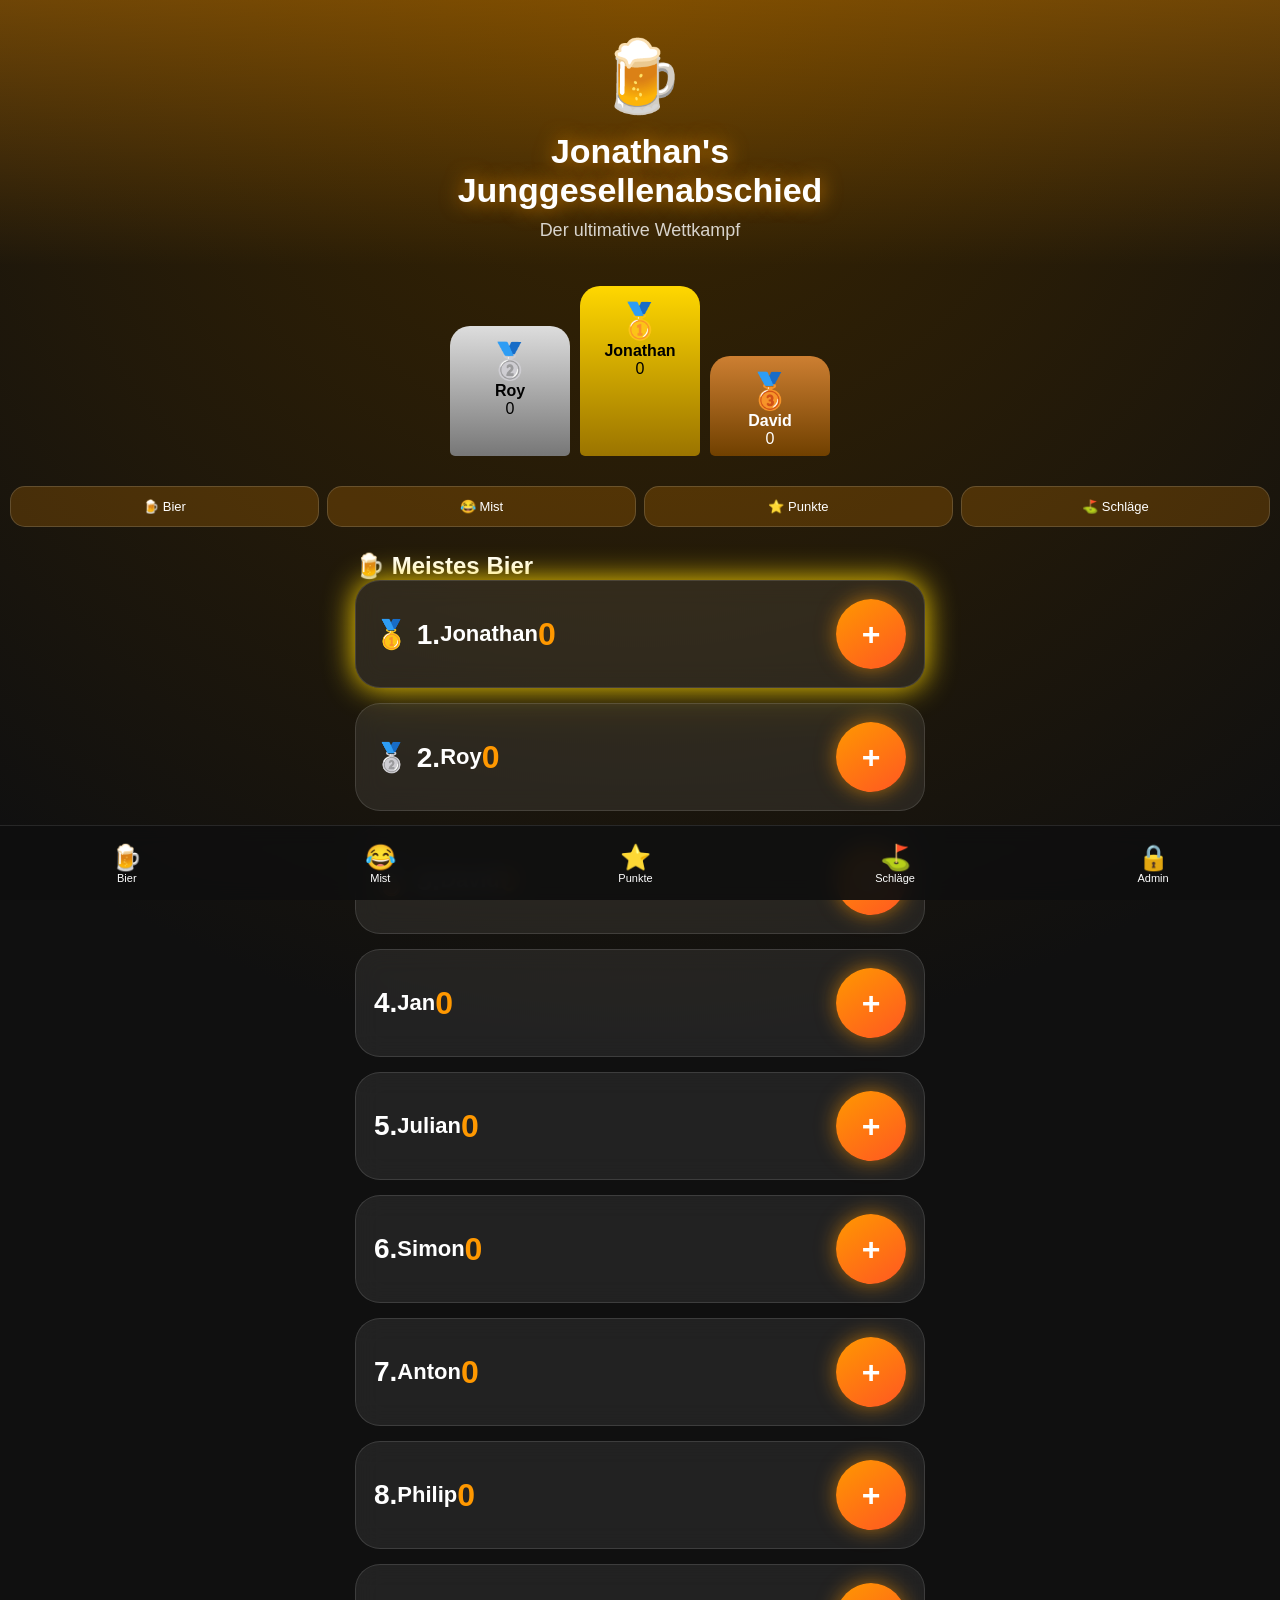
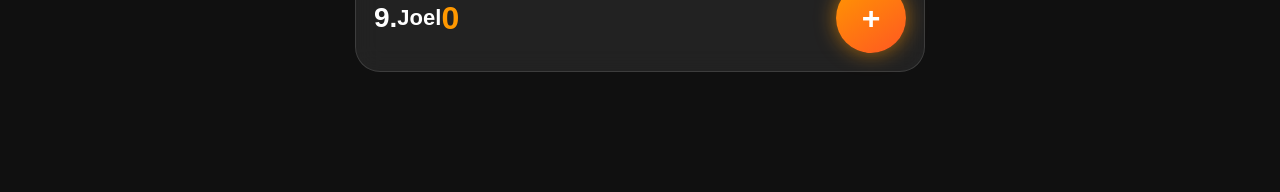
<file: index.html>
<!DOCTYPE html>
<html lang="de">
<head>
<meta charset="UTF-8">
<meta name="viewport" content="width=device-width, initial-scale=1.0">

<title>Jonathan's JGA 🍺</title>

<meta name="theme-color" content="#ff9800">

<link rel="manifest" href="manifest.json">
<link rel="stylesheet" href="style.css">

</head>

<body>

<header class="hero">

    <div class="beer-animation">🍺</div>

    <h1>
        Jonathan's<br>
        Junggesellenabschied
    </h1>

    <p>
        Der ultimative Wettkampf
    </p>

</header>


<main>


<section id="podium" class="podium"></section>


<section class="stat-container">


<div class="stat-tabs">

<button onclick="showStat('bier')">
🍺 Bier
</button>

<button onclick="showStat('mist')">
😂 Mist
</button>

<button onclick="showStat('punkte')">
⭐ Punkte
</button>

<button onclick="showStat('schlaege')">
⛳ Schläge
</button>

</div>



<div id="ranking"></div>


</section>


</main>



<div id="floatingEffects"></div>



<nav class="bottom-nav">

<button onclick="showStat('bier')">
🍺
<span>Bier</span>
</button>


<button onclick="showStat('mist')">
😂
<span>Mist</span>
</button>


<button onclick="showStat('punkte')">
⭐
<span>Punkte</span>
</button>


<button onclick="showStat('schlaege')">
⛳
<span>Schläge</span>
</button>


<a href="admin.html">
🔒
<span>Admin</span>
</a>

</nav>



<div id="confetti"></div>


<script src="script.js"></script>


<script>

if("serviceWorker" in navigator){

navigator.serviceWorker.register("sw.js");

}

</script>


</body>
</html>
</file>
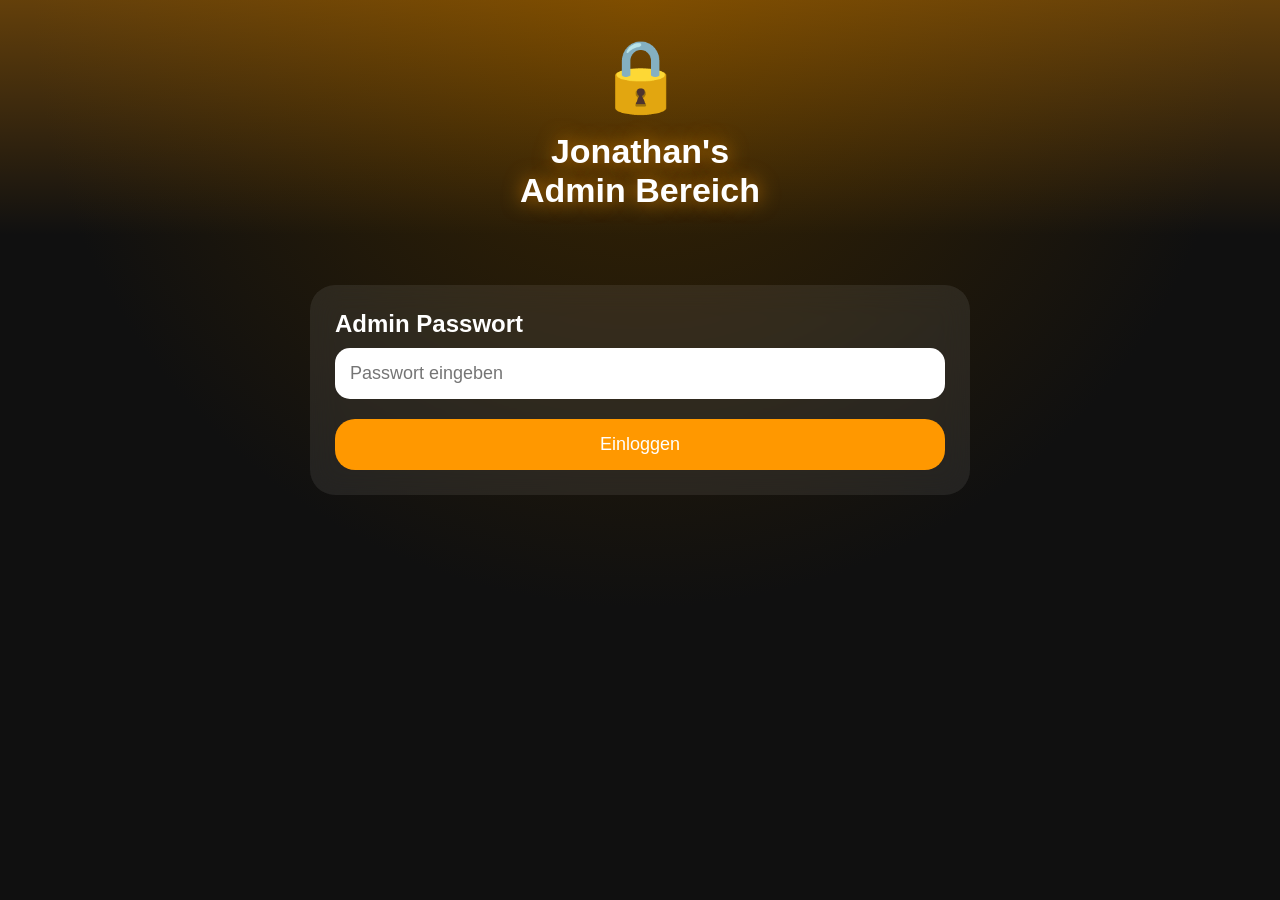
<file: admin.html>
<!DOCTYPE html>
<html lang="de">

<head>

<meta charset="UTF-8">

<meta name="viewport" content="width=device-width, initial-scale=1.0">


<title>
JGA Admin - Jonathan
</title>


<meta name="theme-color" content="#ff9800">


<link rel="stylesheet" href="style.css">


<style>


body{

padding-bottom:30px;

}



.admin-container{

padding:20px;

max-width:700px;

margin:auto;

}



.login-box,
.admin-panel{

background:
rgba(255,255,255,.08);

backdrop-filter:
blur(15px);

border-radius:25px;

padding:25px;

margin-top:30px;

}



input{

width:100%;

padding:15px;

border-radius:15px;

border:none;

margin:10px 0;

font-size:18px;

}



.admin-button{

width:100%;

padding:15px;

border-radius:20px;

border:none;

background:#ff9800;

color:white;

font-size:18px;

margin-top:10px;

}



.player-admin{

background:
rgba(255,255,255,.08);

border-radius:20px;

padding:15px;

margin-bottom:15px;

}



.admin-row{

display:flex;

justify-content:space-between;

align-items:center;

margin-top:10px;

}



.admin-row button{

width:45px;

height:45px;

border-radius:50%;

border:none;

font-size:25px;

background:#ff9800;

color:white;

}



.value{

font-size:25px;

font-weight:bold;

width:60px;

text-align:center;

}



.danger{

background:#d32f2f;

}



.success{

background:#4caf50;

}

.back-button{

    background:#333;

    border:1px solid rgba(255,255,255,.2);

}


</style>


</head>


<body>


<header class="hero">

<div class="beer-animation">
🔒
</div>


<h1>
Jonathan's<br>
Admin Bereich
</h1>


</header>





<div class="admin-container">



<div id="loginBox" class="login-box">


<h2>
Admin Passwort
</h2>


<input

id="password"

type="password"

placeholder="Passwort eingeben"


>


<button

class="admin-button"

onclick="login()"

>

Einloggen

</button>



</div>








<div id="adminPanel" class="admin-panel" style="display:none">


<h2>
Statistik bearbeiten
</h2>

<button
class="admin-button back-button"
onclick="goBack()"
>

⬅️ Zurück zum Spiel

</button>

<div id="players"></div>



<button

class="admin-button success"

onclick="saveChanges()"

>

💾 Speichern

</button>



<button

class="admin-button danger"

onclick="resetGame()"

>

🔥 Alles zurücksetzen

</button>



<button

class="admin-button"

onclick="exportData()"

>

📤 Exportieren

</button>



<label class="admin-button" style="display:block;text-align:center">


📥 Importieren

<input

type="file"

id="importFile"

accept=".json"

onchange="importData(event)"

style="display:none"

>


</label>




</div>



</div>





<script src="admin.js"></script>


</body>

</html>
</file>
<file: style.css>
*{
    box-sizing:border-box;
    margin:0;
    padding:0;
}


:root{

    --orange:#ff9800;
    --gold:#ffd700;
    --dark:#101010;
    --card:#1d1d1dcc;
    --white:#ffffff;

}



body{

    font-family:
    Inter,
    Arial,
    Helvetica,
    sans-serif;

    background:
    radial-gradient(circle at top,#3b2600,#101010 55%);

    color:white;

    min-height:100vh;

    padding-bottom:90px;

    overflow-x:hidden;

}



/* HEADER */


.hero{

    text-align:center;

    padding:35px 20px 25px;

    background:
    linear-gradient(
        180deg,
        rgba(255,152,0,.35),
        transparent
    );

}



.hero h1{

    font-size:34px;

    line-height:1.15;

    margin-top:15px;

    text-shadow:
    0 0 20px rgba(255,152,0,.8);

}



.hero p{

    margin-top:10px;

    opacity:.8;

    font-size:18px;

}



.beer-animation{

    font-size:70px;

    animation:
    beerFloat 2s infinite ease-in-out;

}



@keyframes beerFloat{

    0%,100%{
        transform:translateY(0);
    }

    50%{
        transform:translateY(-12px);
    }

}





/* PODIUM */


.podium{

    display:flex;

    justify-content:center;

    align-items:end;

    gap:10px;

    padding:20px;

}



.podium-card{

    width:30%;

    max-width:120px;

    text-align:center;

    padding:15px 5px;

    border-radius:20px 20px 5px 5px;

    background:
    linear-gradient(
        180deg,
        #333,
        #111
    );

    animation:
    slideUp .5s ease;

}



.podium-card img{

    width:50px;

}



.podium-first{

    height:170px;

    background:
    linear-gradient(
        #ffd700,
        #9b7400
    );

    color:black;

}



.podium-second{

    height:130px;

    background:
    linear-gradient(
        #ddd,
        #777
    );

    color:black;

}



.podium-third{

    height:100px;

    background:
    linear-gradient(
        #cd7f32,
        #704000
    );

}



@keyframes slideUp{

    from{

        transform:
        translateY(50px);

        opacity:0;

    }

    to{

        transform:
        translateY(0);

        opacity:1;

    }

}





/* STAT BUTTONS */


.stat-tabs{

    display:grid;

    grid-template-columns:repeat(4,1fr);

    gap:8px;

    padding:10px;

}



.stat-tabs button{

    background:
    rgba(255,152,0,.2);

    color:white;

    border:

    1px solid rgba(255,255,255,.15);

    border-radius:15px;

    padding:12px 5px;

    font-size:13px;

}





/* PLAYER CARDS */


#ranking{

    padding:15px;

}



.player-card{

    background:
    rgba(255,255,255,.08);

    backdrop-filter:blur(12px);

    border:

    1px solid rgba(255,255,255,.12);

    border-radius:25px;

    margin-bottom:15px;

    padding:18px;

    display:flex;

    flex-direction:column;

    gap:12px;

    transition:
    transform .45s ease,
    box-shadow .45s ease;

}



.player-card:hover{

    transform:scale(1.03);

}



.player-header{

    display:flex;

    justify-content:space-between;

    align-items:center;

    font-size:22px;

    font-weight:bold;

}



.rank{

    font-size:28px;

}



.score{

    font-size:32px;

    color:var(--orange);

}



.progress{

    height:12px;

    background:#333;

    border-radius:20px;

    overflow:hidden;

}



.progress-bar{

    height:100%;

    width:0;

    background:

    linear-gradient(
        90deg,
        #ff9800,
        #ffd700
    );

    transition:
    width .7s ease;

}



.actions{

    display:flex;

    justify-content:center;

}



.plus{

    width:70px;

    height:70px;

    border-radius:50%;

    border:none;

    background:

    linear-gradient(
        145deg,
        #ff9800,
        #ff5722
    );

    color:white;

    font-size:32px;

    font-weight:bold;

    box-shadow:

    0 0 20px rgba(255,152,0,.6);

}



.plus:active{

    transform:scale(.85);

}





/* FIRST PLACE EFFECT */


.first-place{

    box-shadow:

    0 0 30px gold;

    animation:

    glow 1.5s infinite alternate;

}



@keyframes glow{

    from{

        box-shadow:
        0 0 10px gold;

    }

    to{

        box-shadow:
        0 0 35px gold;

    }

}





/* FLOATING EMOJIS */


.float-effect{

    position:fixed;

    font-size:50px;

    animation:

    flyUp 1.2s forwards;

    pointer-events:none;

}



@keyframes flyUp{

    from{

        transform:
        translateY(0)
        scale(1);

        opacity:1;

    }

    to{

        transform:
        translateY(-250px)
        scale(1.5);

        opacity:0;

    }

}





/* CONFETTI */


.confetti-piece{

    position:fixed;

    top:-20px;

    animation:

    fall 3s linear forwards;

}



@keyframes fall{

    to{

        transform:
        translateY(100vh)
        rotate(720deg);

        opacity:0;

    }

}





/* BOTTOM NAV */


.bottom-nav{

    position:fixed;

    bottom:0;

    left:0;

    width:100%;

    height:75px;

    background:

    rgba(15,15,15,.95);

    backdrop-filter:blur(10px);

    display:flex;

    justify-content:space-around;

    align-items:center;

    border-top:

    1px solid rgba(255,255,255,.1);

    z-index:100;

}



.bottom-nav button,
.bottom-nav a{

    background:none;

    border:none;

    color:white;

    text-decoration:none;

    font-size:25px;

    display:flex;

    flex-direction:column;

    align-items:center;

}



.bottom-nav span{

    font-size:11px;

}





/* MOBILE OPTIMIERUNG */


@media(min-width:700px){

    #ranking{

        max-width:600px;

        margin:auto;

    }


    .player-card{

        flex-direction:row;

        align-items:center;

        justify-content:space-between;

    }

}
</file>
